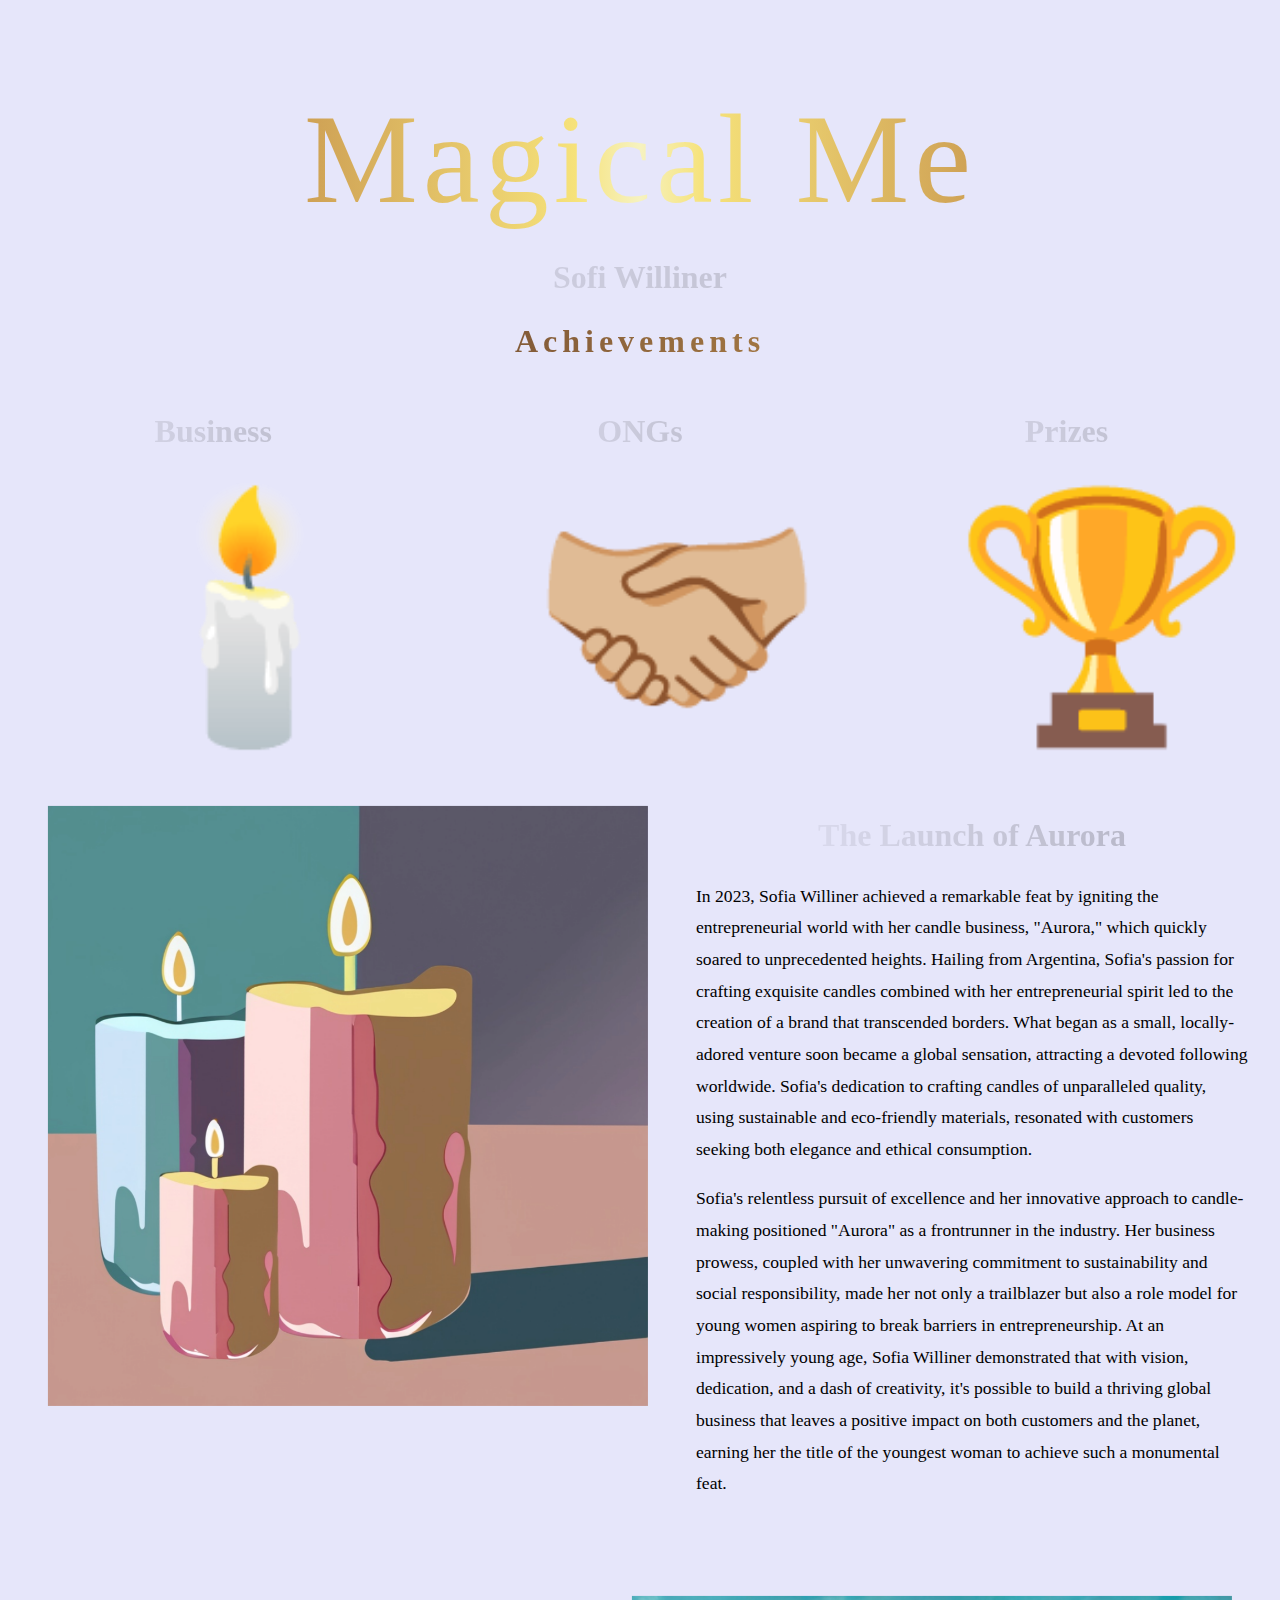
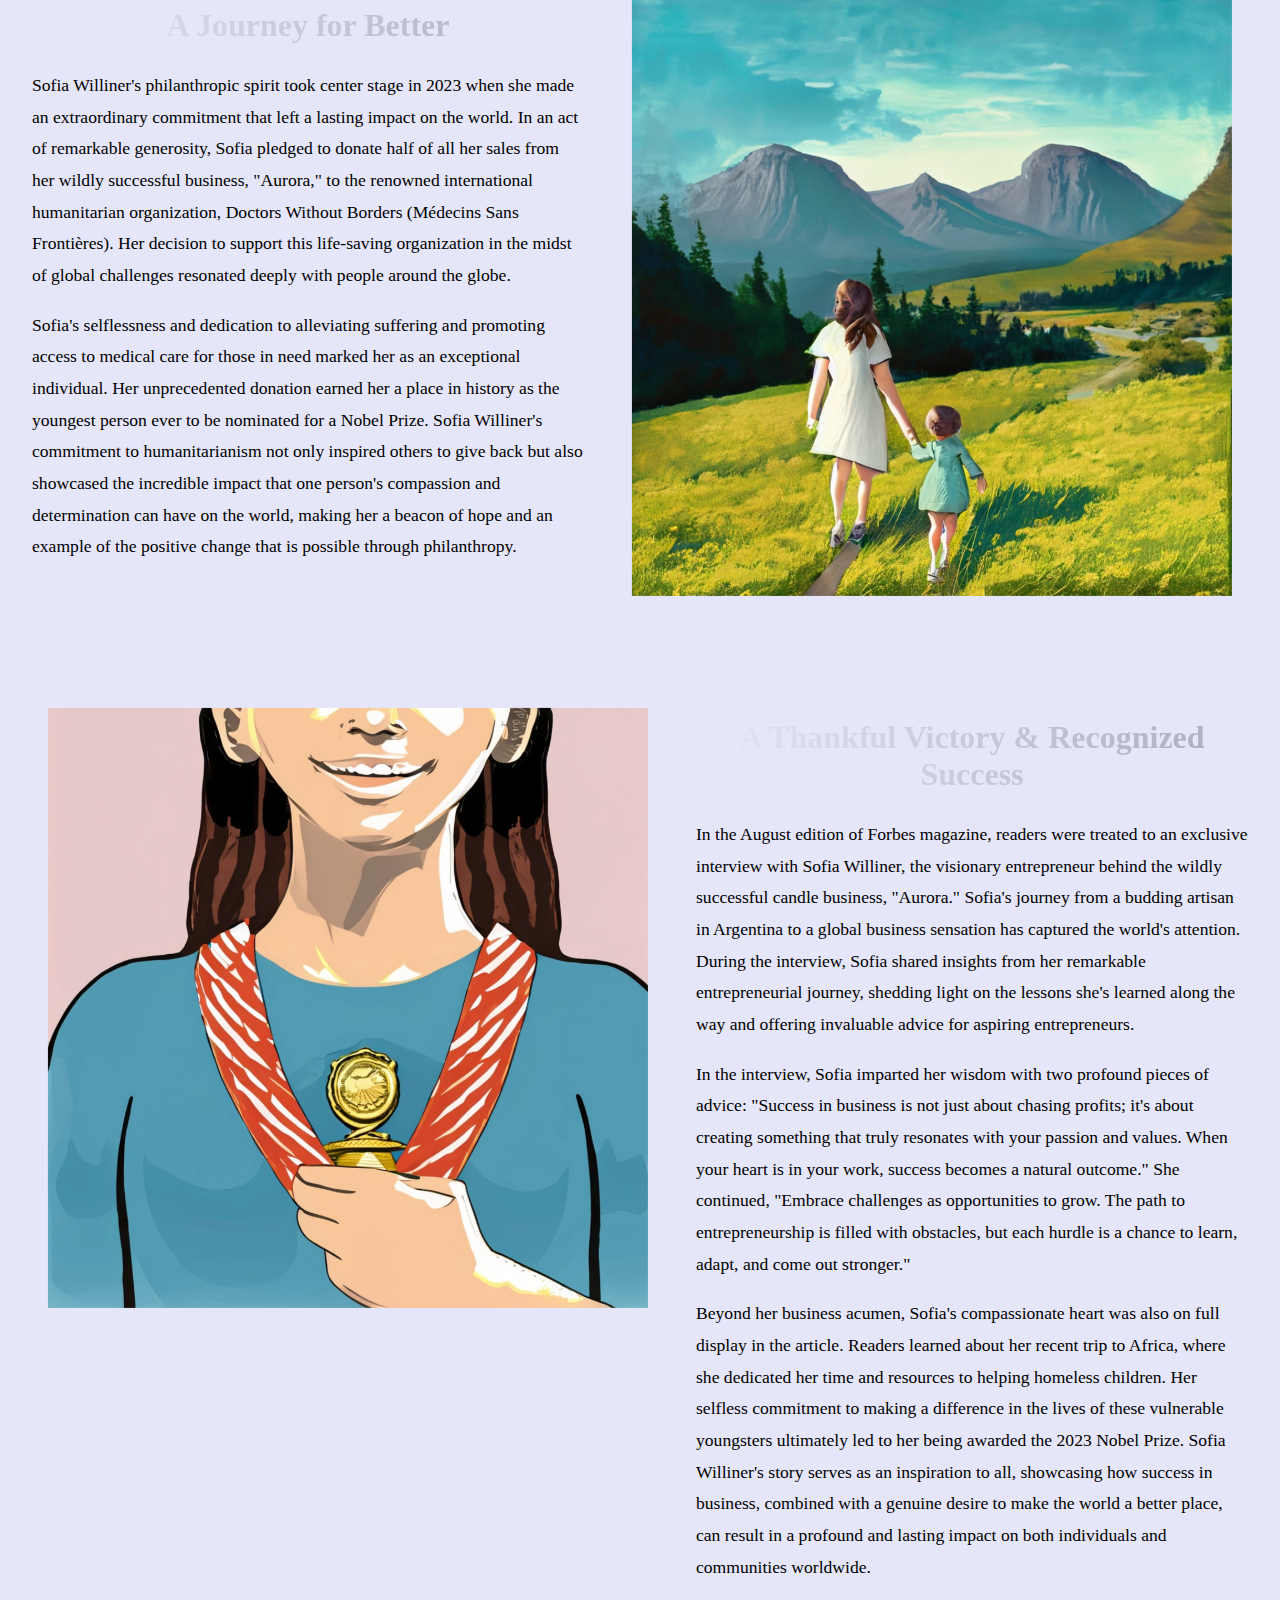
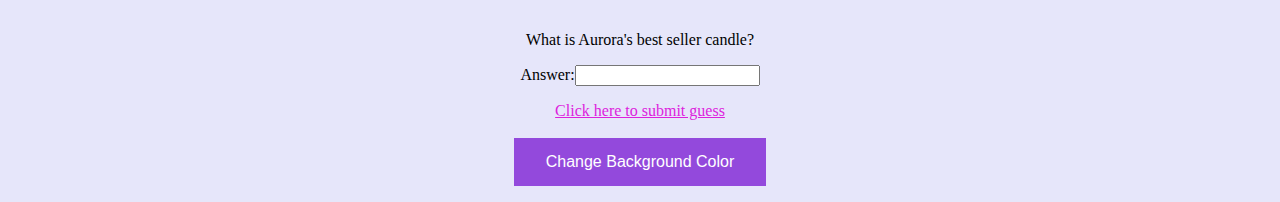
<file: index.html>
<!DOCTYPE html>
<html lang="en" >
<head>
  <meta charset="UTF-8">
  <title>CodePen - MagicalMe2</title>
  <link rel="icon" href="favicon.ico" type="image/x-icon" />
<title>Magical Me</title><link rel="stylesheet" href="./style.css">

</head>
<body>
<!-- partial:index.partial.html -->
<h1 class="gold sparkles">Magical Me</h1>

<h2>Sofi Williner</h2>

<h2 class="gold">Achievements</h2>
<div class="row">

  <div class="rainbow column">
    <h2>Business</h2>
    <div class="award"><span style="font-size:15rem">🕯️</span><span class="tooltiptext">Lighting up moments, one candle at a time</span></div>
  </div>

  <div class="diamond column">
    <h2>ONGs</h2>
    <div class="publication"><span style="font-size:15rem">🤝🏼</span><span class="tooltiptext">Small acts, big impact</span></div>
  </div>

  <div class="light column">
    <h2>Prizes</h2>
    <div class="grant"><span style="font-size:15rem">🏆</span><span class="tooltiptext">Gold, silver, bronze – the journey's colors</span></div>
  </div>
</div>

<section>

  <figure><img src="https://sofiawilliner.github.io/MagicalMe/candles.png" width="600px">
  </figure>

  <article>
    <h2>The Launch of Aurora</h2>
    <p>In 2023, Sofia Williner achieved a remarkable feat by igniting the entrepreneurial world with her candle business, "Aurora," which quickly soared to unprecedented heights. Hailing from Argentina, Sofia's passion for crafting exquisite candles combined with her entrepreneurial spirit led to the creation of a brand that transcended borders. What began as a small, locally-adored venture soon became a global sensation, attracting a devoted following worldwide. Sofia's dedication to crafting candles of unparalleled quality, using sustainable and eco-friendly materials, resonated with customers seeking both elegance and ethical consumption.</p>
    <br />
    <p> Sofia's relentless pursuit of excellence and her innovative approach to candle-making positioned "Aurora" as a frontrunner in the industry. Her business prowess, coupled with her unwavering commitment to sustainability and social responsibility, made her not only a trailblazer but also a role model for young women aspiring to break barriers in entrepreneurship. At an impressively young age, Sofia Williner demonstrated that with vision, dedication, and a dash of creativity, it's possible to build a thriving global business that leaves a positive impact on both customers and the planet, earning her the title of the youngest woman to achieve such a monumental feat.</p>
  </article>
</section>

<section>

  <article>
    <h2>A Journey for Better</h2>
    <p>Sofia Williner's philanthropic spirit took center stage in 2023 when she made an extraordinary commitment that left a lasting impact on the world. In an act of remarkable generosity, Sofia pledged to donate half of all her sales from her wildly successful business, "Aurora," to the renowned international humanitarian organization, Doctors Without Borders (Médecins Sans Frontières). Her decision to support this life-saving organization in the midst of global challenges resonated deeply with people around the globe.</p>

    <br />

    <p>Sofia's selflessness and dedication to alleviating suffering and promoting access to medical care for those in need marked her as an exceptional individual. Her unprecedented donation earned her a place in history as the youngest person ever to be nominated for a Nobel Prize. Sofia Williner's commitment to humanitarianism not only inspired others to give back but also showcased the incredible impact that one person's compassion and determination can have on the world, making her a beacon of hope and an example of the positive change that is possible through philanthropy.</p>
  </article>

  <figure><img src="https://sofiawilliner.github.io/MagicalMe/ong.png" width="600px">
  </figure>
</section>

<section>

  <figure><img src="https://sofiawilliner.github.io/MagicalMe/medal.png" width="600px">
  </figure>

  <article>
    <h2>A Thankful Victory & Recognized Success</h2>
    
    <p>In the August edition of Forbes magazine, readers were treated to an exclusive interview with Sofia Williner, the visionary entrepreneur behind the wildly successful candle business, "Aurora." Sofia's journey from a budding artisan in Argentina to a global business sensation has captured the world's attention. During the interview, Sofia shared insights from her remarkable entrepreneurial journey, shedding light on the lessons she's learned along the way and offering invaluable advice for aspiring entrepreneurs. </p>

    <br />

    <p>In the interview, Sofia imparted her wisdom with two profound pieces of advice: "Success in business is not just about chasing profits; it's about creating something that truly resonates with your passion and values. When your heart is in your work, success becomes a natural outcome." She continued, "Embrace challenges as opportunities to grow. The path to entrepreneurship is filled with obstacles, but each hurdle is a chance to learn, adapt, and come out stronger."</p>

    <br />

    <p>Beyond her business acumen, Sofia's compassionate heart was also on full display in the article. Readers learned about her recent trip to Africa, where she dedicated her time and resources to helping homeless children. Her selfless commitment to making a difference in the lives of these vulnerable youngsters ultimately led to her being awarded the 2023 Nobel Prize. Sofia Williner's story serves as an inspiration to all, showcasing how success in business, combined with a genuine desire to make the world a better place, can result in a profound and lasting impact on both individuals and communities worldwide.</p>
  </article>
</section>

<div style="text-align:center;">
  <p>What is Aurora's best seller candle?</p>
  <!--use the input type password-->
  <p>Answer:<input id="BestSeller" type="password" /></p>
  <!--Link out to new page if password is correct-->
  <a href="https://sofiawilliner.github.io/MagicalMe/congratulations.html" onclick="return aurorabest();">
    Click here to submit guess
  </a>

  <br />
  <br />

  <button type="button" onclick="document.body.style.backgroundColor = '#9349DC';">
    Change Background Color</button>

</div>
<!-- partial -->
  <script  src="./script.js"></script>

</body>
</html>
</file>
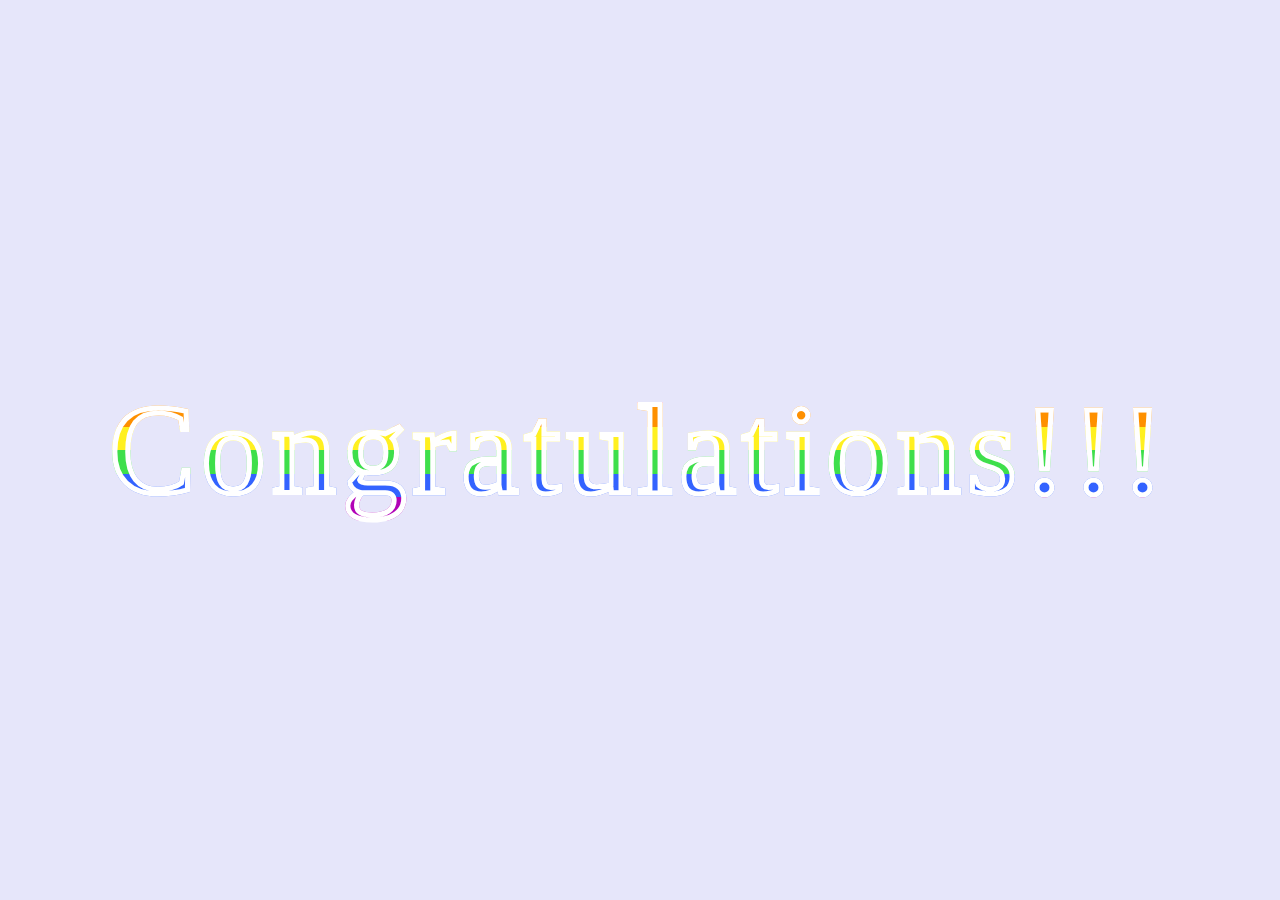
<file: congratulations.html>
<!DOCTYPE html>
<html lang="en" >
<head>
  <meta charset="UTF-8">
  <title>CodePen - Congratulatoinstext</title>
  <link rel="stylesheet" href="./style2.css">

</head>
<body>
<!-- partial:index.partial.html -->
<html lang="en">
<head>
    <title>Rainbow Text</title>
    <!--Google Font-->
    <link href="https://fonts.googleapis.com/css2?family=Poppins:wght@700&display=swap" rel="stylesheet">
    <!--Stylesheet-->
    <link rel="stylesheet" href="style.css">
</head>
<body>
    <h1>Congratulations!!!</h1>
</body>
</html>
<!-- partial -->
  
</body>
</html>
</file>
<file: style.css>
body {
	 background-color: #E6E6FA;
  font-family: Playfair Display;
	 margin: 1rem auto;
	 max-width: 80rem;
}
 h1 {
	 text-align: center;
	 margin-bottom: 1rem;
   font-size: 8rem;
   font-family: PLayfair Display;
   font-weight: 100;
}
 section {
	 display: flex;
	 flex-direction: column;
	 margin-bottom: 1rem;
   padding: 1rem;
}
 @media screen and (min-width: 35rem) {
	 section {
		 flex-direction: row;
	}
}
 section > * {
	 flex: 1;
}
 article {
	 padding: 1rem;
}
 article p {
	 font-family: Futura;
	 font-size: 1.1rem;
	 line-height: 1.8;
}
 @media screen and (min-width: 35rem) {
	 article p {
		 margin: 0;
	}
}
 @media screen and (min-width: 35rem) {
	 article p:not(:last-of-type) {
		 /*min-height: 90vh;*/
	}
}
 figure {
   padding: 1rem;
  margin: 1rem;
	 align-items: center;
	 align-self: flex-start;
	 display: flex;

	 justify-content: center;
	 top: 3rem;
}
 @media screen and (min-width: 35rem) {
	 figure {
		 position: sticky;
	}
}


h2{
  color:transparent;
  font-family: 'Satisfy', cursive;
  text-align: center;
  font-size: 2rem;
  background-image: linear-gradient(90deg, rgba(0,0,0,0), rgba(0,0,0,1));
  background-size: 400% 400%;
  -webkit-background-clip: text;
	animation: gradient 10s ease infinite;
}

  @keyframes gradient {
	0% {
		background-position: 0% 50%;
	}
	50% {
		background-position: 100% 50%;
	}
	100% {
		background-position: 0% 50%;
	}
}

/*https://codingartistweb.com/2020/01/gold-text-effect-css-text-effect/*/
.gold{
  letter-spacing: 5px;
   background-image: linear-gradient(
	to right,
	#462523 0,
  #cb9b51 22%, 
	#f6e27a 45%,
	#f6f2c0 50%,
	#f6e27a 55%,
	#cb9b51 78%,
	#462523 100%
	);
  
   color:transparent;
   -webkit-background-clip:text;
}

.award {
  text-align:center;
  padding: 0px 50px;
  margin: 0px 50px;
  color: #f6e27a;
  position: relative;
  display: inline-block;
}

.publication {
  text-align:center;
 padding: 0px 50px;
  margin: 0px 50px;
  color: #aaaaea;
  position: relative;
  display: inline-block;
}

.grant {
  text-align:center;
 padding: 0px 50px;
  margin: 0px 50px;
  color: #e3e3e3;
  position: relative;
  display: inline-block;
}

/*https://www.w3schools.com/css/css_tooltip.asp*/
 .tooltiptext {
  visibility: hidden;
  width: 120px;
  background-color: #9266CC;
  color: white;
  text-align: center;
  border-radius: 6px;
  padding: 5px 0;
  position: absolute;
  z-index: 1;
  top: 125px;
  left: 110%;

  /* Fade in tooltip - takes 1 second to go from 0% to 100% opac: */
  opacity: 0;
  transition: opacity 1s;
}

/*https://www.w3schools.com/cssref/sel_hover.asp*/
.award:hover .tooltiptext {
  visibility: visible;
  opacity: 1;
}

.publication:hover .tooltiptext {
  visibility: visible;
  opacity: 1;
}

.grant:hover .tooltiptext {
  visibility: visible;
  opacity: 1;
}

.tooltiptext::after {
  content: "";
  position: absolute;
  top: 50%;
  right: 100%;
  margin-top: -5px;
  border-width: 5px;
  border-style: solid;
  border-color: transparent #9266CC transparent transparent;
}

/*Custom Cursor Images https://codepen.io/fmressel/pen/djwvJV Search for Unicode using https://emojipedia.org/ and replace characters before .png*/

/*Rainbow*/
.rainbow {
  cursor: url(https://abs.twimg.com/emoji/v2/72x72/1f56f.png) 36 36, auto;
}

/*diamond*/
.diamond {
  cursor: url(https://abs.twimg.com/emoji/v2/72x72/1f48c.png) 36 36, auto;
}

/*light*/
.light{
  cursor: url(https://abs.twimg.com/emoji/v2/72x72/1f380.png) 36 36, auto;
}

/*sparkles*/
.sparkles{
  cursor: url(https://abs.twimg.com/emoji/v2/72x72/1fa84.png) 36 36, auto;
}

.column {
  float: left;
  width: 33.33%;
}

/* Clear floats after the columns */
.row:after {
  content: "";
  display: table;
  clear: both;
}

a {
  color: #dd22dd;
}

button {
  background-color: #9349DC;; /* Violet */
  border: none;
  color: white;
  padding: 15px 32px;
  text-align: center;
  text-decoration: none;
  display: inline-block;
  font-size: 16px;
}
</file>
<file: style2.css>
*{
    padding: 0;
    margin: 0;
    box-sizing: border-box;
}

body{
    background-color: #FF7F50;
}

h1{
    color: transparent;
    position: absolute;
    transform: translate(-50%,-50%);
    left: 50%;
    top: 50%;
    font-family: "Poppins",sans-serif;
    font-size: 110px;
    letter-spacing: 0.05em;
    background: linear-gradient(
        #fd004c 16.7%,
        #fe9000 16.7%,
        #fe9000 33.4%,
        #fff020 33.4%,
        #fff020 50.1%,
        #3edf4b 50.1%,
        #3edf4b 66.8%,
        #3363ff 66.8%,
        #3363ff 83.5%,
        #b102b7 83.5%
    );
    -webkit-text-stroke: 0.04em #ffffff;
    -webkit-background-clip: text;
            background-clip: text;
    line-height: 1.1em;
    animation: rainbow 50s linear infinite;
}

@keyframes rainbow{
    100%{
        background-position: 0 30em;
    }
}
</file>
